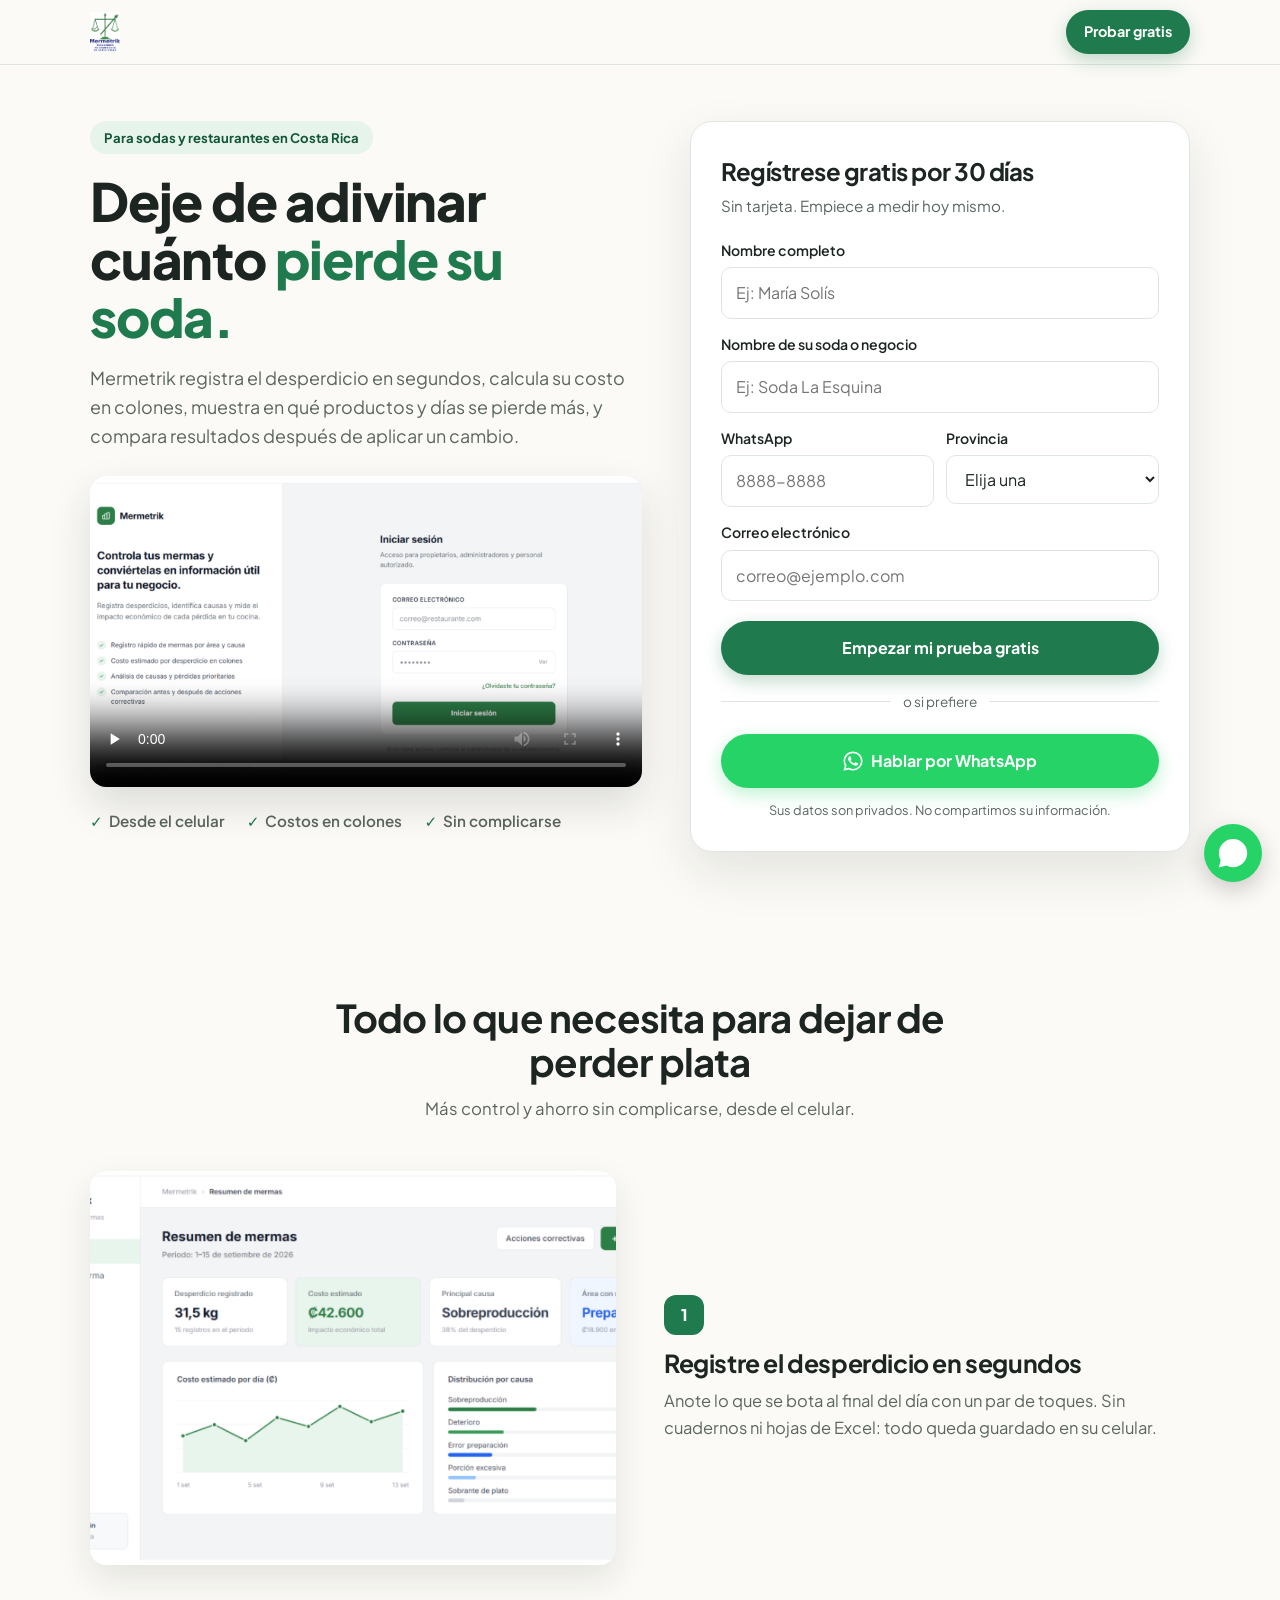
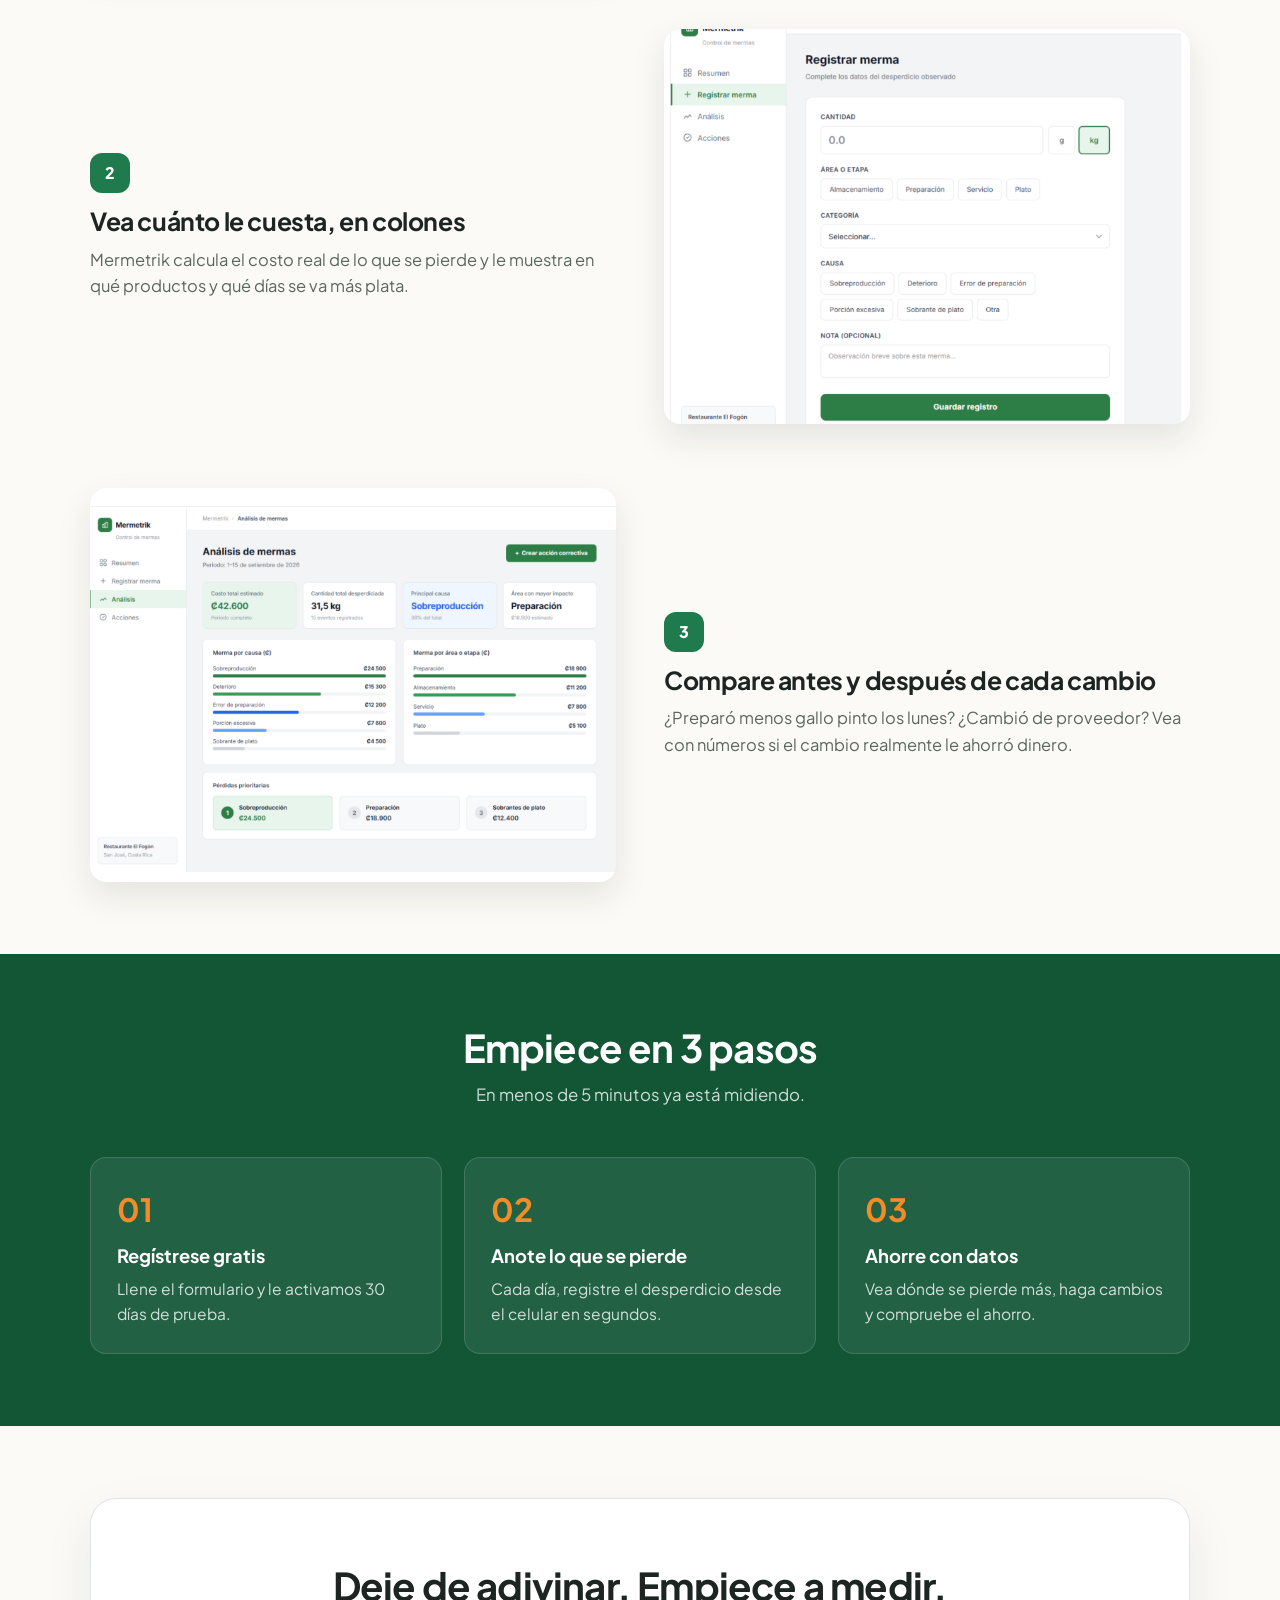
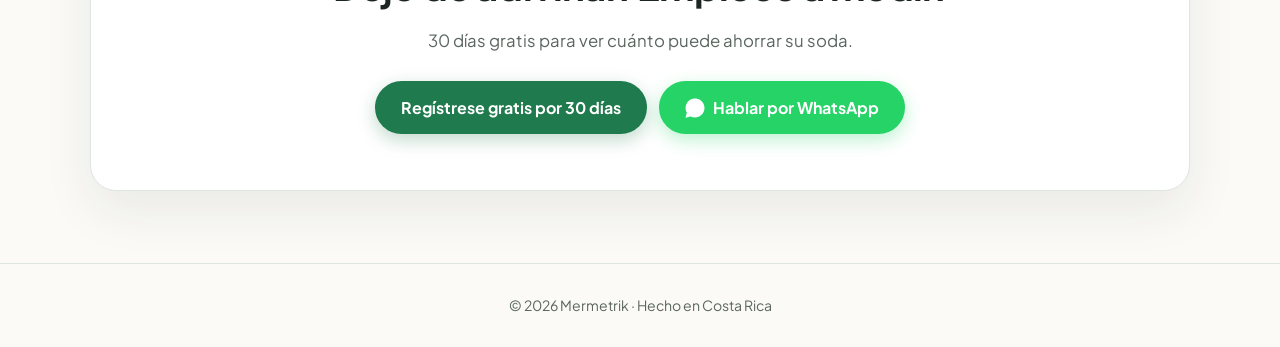
<file: index.html>
<!DOCTYPE html>
<html lang="es">
<head>
<meta charset="UTF-8">
<meta name="viewport" content="width=device-width, initial-scale=1.0">
<title>Mermetrik | Prueba gratuita de 30 días</title>
<meta name="description" content="Mermetrik registra el desperdicio de su soda en segundos, calcula su costo en colones y le muestra dónde se pierde más. Pruébelo gratis por 30 días.">
<link href="https://fonts.googleapis.com/css2?family=Plus+Jakarta+Sans:wght@400;500;600;700;800&display=swap" rel="stylesheet">
<style>
  :root{
    --verde:#1f7a4d;
    --verde-osc:#135636;
    --verde-claro:#e7f4ec;
    --naranja:#f28c28;
    --tinta:#1c2521;
    --gris:#5b6660;
    --borde:#dfe6e1;
    --fondo:#fbfaf6;
    --blanco:#ffffff;
    --wa:#25d366;
    --radio:16px;
  }
  *{box-sizing:border-box;margin:0;padding:0}
  html{scroll-behavior:smooth}
  body{font-family:'Plus Jakarta Sans',system-ui,sans-serif;color:var(--tinta);background:var(--fondo);line-height:1.6}
  img{max-width:100%;display:block}
  a{color:inherit}
  .contenedor{width:100%;max-width:1140px;margin:0 auto;padding:0 20px}

  /* Barra superior */
  header{position:sticky;top:0;z-index:10;background:rgba(251,250,246,.92);backdrop-filter:blur(8px);border-bottom:1px solid var(--borde)}
  .nav{display:flex;align-items:center;justify-content:space-between;height:64px}
  .logo{display:flex;align-items:center;font-weight:800;font-size:1.35rem;letter-spacing:-.5px;text-decoration:none}
  .logo img{height:40px;width:auto;max-width:180px;object-fit:contain}
  .logo-texto span{color:var(--verde)}
  .nav .btn{padding:10px 18px;font-size:.9rem}

  /* Botones */
  .btn{display:inline-flex;align-items:center;justify-content:center;gap:8px;border:none;border-radius:999px;padding:14px 26px;font:inherit;font-weight:700;cursor:pointer;text-decoration:none;transition:transform .15s,box-shadow .15s,background .15s}
  .btn:hover{transform:translateY(-2px)}
  .btn-primario{background:var(--verde);color:#fff;box-shadow:0 6px 18px rgba(31,122,77,.28)}
  .btn-primario:hover{background:var(--verde-osc)}
  .btn-wa{background:var(--wa);color:#fff;box-shadow:0 6px 18px rgba(37,211,102,.3)}
  .btn-wa svg{width:20px;height:20px;fill:currentColor}

  /* Hero */
  .hero{padding:56px 0 72px}
  .hero-grid{display:grid;grid-template-columns:1.05fr .95fr;gap:48px;align-items:start}
  .etiqueta{display:inline-block;background:var(--verde-claro);color:var(--verde-osc);font-weight:700;font-size:.82rem;padding:6px 14px;border-radius:999px;margin-bottom:18px}
  h1{font-size:clamp(2rem,4.6vw,3.3rem);line-height:1.1;letter-spacing:-1.2px;font-weight:800;margin-bottom:18px}
  h1 em{font-style:normal;color:var(--verde)}
  .hero p.lead{font-size:1.12rem;color:var(--gris);margin-bottom:26px;max-width:560px}
  .video{position:relative;border-radius:var(--radio);overflow:hidden;background:#dfe6e1;aspect-ratio:16/9;box-shadow:0 18px 40px rgba(28,37,33,.14)}
  .video video{width:100%;height:100%;object-fit:cover;display:block}
  .beneficios-mini{display:flex;flex-wrap:wrap;gap:10px 22px;margin-top:22px;color:var(--gris);font-weight:600;font-size:.95rem}
  .beneficios-mini span::before{content:"✓";color:var(--verde);font-weight:800;margin-right:6px}

  /* Formulario */
  .tarjeta-form{background:var(--blanco);border:1px solid var(--borde);border-radius:22px;padding:30px;box-shadow:0 20px 50px rgba(28,37,33,.1);position:sticky;top:88px}
  .tarjeta-form h2{font-size:1.5rem;letter-spacing:-.5px;margin-bottom:4px}
  .tarjeta-form .sub{color:var(--gris);font-size:.95rem;margin-bottom:20px}
  .campo{margin-bottom:14px}
  .campo label{display:block;font-weight:600;font-size:.88rem;margin-bottom:6px}
  .campo input,.campo select{width:100%;padding:12px 14px;border:1.5px solid var(--borde);border-radius:10px;font:inherit;font-size:1rem;background:#fff;color:var(--tinta);transition:border-color .15s}
  .campo input:focus,.campo select:focus{outline:none;border-color:var(--verde)}
  .fila{display:grid;grid-template-columns:1fr 1fr;gap:12px}
  .tarjeta-form .btn{width:100%;margin-top:6px}
  .separador{display:flex;align-items:center;gap:12px;color:var(--gris);font-size:.85rem;margin:16px 0}
  .separador::before,.separador::after{content:"";flex:1;height:1px;background:var(--borde)}
  .nota{font-size:.8rem;color:var(--gris);text-align:center;margin-top:12px}
  .gracias{display:none;text-align:center;padding:20px 0}
  .gracias .icono{width:60px;height:60px;border-radius:50%;background:var(--verde-claro);color:var(--verde);font-size:1.8rem;display:flex;align-items:center;justify-content:center;margin:0 auto 14px;font-weight:800}
  .gracias h3{font-size:1.3rem;margin-bottom:6px}
  .gracias p{color:var(--gris)}

  /* Secciones */
  section{padding:72px 0}
  .titulo-seccion{text-align:center;max-width:680px;margin:0 auto 48px}
  .titulo-seccion h2{font-size:clamp(1.7rem,3.4vw,2.4rem);letter-spacing:-.8px;line-height:1.15;margin-bottom:12px}
  .titulo-seccion p{color:var(--gris);font-size:1.05rem}

  .funcion{display:grid;grid-template-columns:1fr 1fr;gap:48px;align-items:center;margin-bottom:64px}
  .funcion:last-child{margin-bottom:0}
  .funcion.invertida .funcion-img{order:2}
  .funcion-img{border-radius:var(--radio);overflow:hidden;background:#e4ebe6;aspect-ratio:4/3;box-shadow:0 14px 34px rgba(28,37,33,.1)}
  .funcion-img img{width:100%;height:100%;object-fit:cover}
  .numero{display:inline-flex;align-items:center;justify-content:center;width:40px;height:40px;border-radius:12px;background:var(--verde);color:#fff;font-weight:800;margin-bottom:14px}
  .funcion h3{font-size:1.55rem;letter-spacing:-.4px;line-height:1.2;margin-bottom:10px}
  .funcion p{color:var(--gris);font-size:1.03rem}

  .banda{background:var(--verde-osc);color:#fff}
  .pasos{display:grid;grid-template-columns:repeat(3,1fr);gap:22px}
  .paso{background:rgba(255,255,255,.07);border:1px solid rgba(255,255,255,.14);border-radius:var(--radio);padding:26px}
  .paso b{display:block;font-size:2rem;color:var(--naranja);margin-bottom:6px}
  .paso h4{font-size:1.15rem;margin-bottom:6px}
  .paso p{color:rgba(255,255,255,.8);font-size:.97rem}
  .banda .titulo-seccion p{color:rgba(255,255,255,.8)}

  .cta-final{text-align:center}
  .cta-final .caja{background:var(--blanco);border:1px solid var(--borde);border-radius:26px;padding:56px 24px;box-shadow:0 20px 50px rgba(28,37,33,.08)}
  .cta-final h2{font-size:clamp(1.7rem,3.4vw,2.4rem);letter-spacing:-.8px;margin-bottom:12px}
  .cta-final p{color:var(--gris);margin-bottom:26px;font-size:1.05rem}
  .botones{display:flex;flex-wrap:wrap;gap:12px;justify-content:center}

  footer{padding:30px 0;border-top:1px solid var(--borde);color:var(--gris);font-size:.88rem;text-align:center}

  /* WhatsApp flotante */
  .wa-flotante{position:fixed;right:18px;bottom:18px;width:58px;height:58px;border-radius:50%;background:var(--wa);display:flex;align-items:center;justify-content:center;box-shadow:0 8px 24px rgba(0,0,0,.2);z-index:20;transition:transform .15s}
  .wa-flotante:hover{transform:scale(1.07)}
  .wa-flotante svg{width:30px;height:30px;fill:#fff}

  @media (max-width:900px){
    .hero-grid,.funcion{grid-template-columns:1fr;gap:28px}
    .funcion.invertida .funcion-img{order:0}
    .tarjeta-form{position:static}
    .pasos{grid-template-columns:1fr}
    section{padding:56px 0}
  }
  @media (max-width:480px){
    .fila{grid-template-columns:1fr;gap:0}
    .tarjeta-form{padding:22px}
    .nav .btn{display:none}
  }
</style>
</head>
<body>

<header>
  <div class="contenedor nav">
    <a href="#" class="logo">
      <!-- LOGO: ponga su archivo logo.png en la misma carpeta -->
      <img src="logo.png" alt="Mermetrik" onerror="this.style.display='none';this.nextElementSibling.style.display='inline'">
      <span class="logo-texto" style="display:none">Mer<span>metrik</span></span>
    </a>
    <a href="#registro" class="btn btn-primario">Probar gratis</a>
  </div>
</header>

<!-- HERO -->
<main>
<div class="hero">
  <div class="contenedor hero-grid">
    <div>
      <span class="etiqueta">Para sodas y restaurantes en Costa Rica</span>
      <h1>Deje de adivinar cuánto <em>pierde su soda.</em></h1>
      <p class="lead">Mermetrik registra el desperdicio en segundos, calcula su costo en colones, muestra en qué productos y días se pierde más, y compara resultados después de aplicar un cambio.</p>

      <!-- VIDEO CORTO: cambie video.mp4 por su video. 1.png se muestra como portada -->
      <div class="video">
        <video controls playsinline preload="none" poster="1.png">
          <source src="video.mp4" type="video/mp4">
          Su navegador no puede reproducir este video.
        </video>
      </div>

      <div class="beneficios-mini">
        <span>Desde el celular</span>
        <span>Costos en colones</span>
        <span>Sin complicarse</span>
      </div>
    </div>

    <!-- FORMULARIO -->
    <div class="tarjeta-form" id="registro">
      <div id="formulario-contenido">
        <h2>Regístrese gratis por 30 días</h2>
        <p class="sub">Sin tarjeta. Empiece a medir hoy mismo.</p>
        <form id="form-registro">
          <div class="campo">
            <label for="nombre">Nombre completo</label>
            <input type="text" id="nombre" name="nombre" placeholder="Ej: María Solís" required>
          </div>
          <div class="campo">
            <label for="negocio">Nombre de su soda o negocio</label>
            <input type="text" id="negocio" name="negocio" placeholder="Ej: Soda La Esquina" required>
          </div>
          <div class="fila">
            <div class="campo">
              <label for="telefono">WhatsApp</label>
              <input type="tel" id="telefono" name="telefono" placeholder="8888-8888" pattern="[0-9\-\s\+]{8,}" required>
            </div>
            <div class="campo">
              <label for="provincia">Provincia</label>
              <select id="provincia" name="provincia" required>
                <option value="" disabled selected>Elija una</option>
                <option>San José</option>
                <option>Alajuela</option>
                <option>Cartago</option>
                <option>Heredia</option>
                <option>Guanacaste</option>
                <option>Puntarenas</option>
                <option>Limón</option>
              </select>
            </div>
          </div>
          <div class="campo">
            <label for="correo">Correo electrónico</label>
            <input type="email" id="correo" name="correo" placeholder="correo@ejemplo.com" required>
          </div>
          <button type="submit" class="btn btn-primario">Empezar mi prueba gratis</button>
        </form>

        <div class="separador">o si prefiere</div>

        <a class="btn btn-wa" style="width:100%" href="https://wa.me/50600000000?text=Hola%2C%20quiero%20saber%20m%C3%A1s%20sobre%20Mermetrik" target="_blank" rel="noopener">
          <svg viewBox="0 0 24 24" aria-hidden="true"><path d="M17.47 14.38c-.3-.15-1.75-.86-2.02-.96-.27-.1-.47-.15-.67.15-.2.3-.77.96-.94 1.16-.17.2-.35.22-.64.07-.3-.15-1.25-.46-2.38-1.47-.88-.79-1.47-1.76-1.64-2.05-.17-.3-.02-.46.13-.61.13-.13.3-.35.45-.52.15-.17.2-.3.3-.5.1-.2.05-.37-.02-.52-.08-.15-.67-1.61-.92-2.2-.24-.58-.49-.5-.67-.51h-.57c-.2 0-.52.07-.79.37-.27.3-1.04 1.02-1.04 2.48s1.07 2.88 1.21 3.08c.15.2 2.1 3.2 5.08 4.49.71.31 1.26.49 1.69.63.71.22 1.36.19 1.87.12.57-.09 1.75-.72 2-1.41.25-.69.25-1.29.17-1.41-.07-.12-.27-.2-.57-.35M12.04 21.5h-.01a9.4 9.4 0 0 1-4.8-1.31l-.34-.2-3.57.93.95-3.48-.22-.36a9.4 9.4 0 0 1-1.44-5.02c0-5.2 4.24-9.44 9.45-9.44a9.4 9.4 0 0 1 6.68 2.77 9.38 9.38 0 0 1 2.76 6.68c0 5.21-4.24 9.44-9.44 9.44m8.04-17.48A11.3 11.3 0 0 0 12.04.7C5.77.7.67 5.8.67 12.06c0 2 .52 3.96 1.52 5.68L.57 23.64l6.03-1.58a11.35 11.35 0 0 0 5.43 1.38h.01c6.26 0 11.36-5.1 11.36-11.36 0-3.04-1.18-5.89-3.32-8.04"/></svg>
          Hablar por WhatsApp
        </a>
        <p class="nota">Sus datos son privados. No compartimos su información.</p>
      </div>

      <div class="gracias" id="gracias">
        <div class="icono">✓</div>
        <h3>¡Listo, ya está registrado!</h3>
        <p>Le escribiremos por WhatsApp muy pronto para activar sus 30 días gratis.</p>
      </div>
    </div>
  </div>
</div>

<!-- FUNCIONES -->
<section>
  <div class="contenedor">
    <div class="titulo-seccion">
      <h2>Todo lo que necesita para dejar de perder plata</h2>
      <p>Más control y ahorro sin complicarse, desde el celular.</p>
    </div>

    <div class="funcion">
      <div class="funcion-img"><img src="2.png" alt="Registro rápido del desperdicio desde el celular"></div>
      <div>
        <span class="numero">1</span>
        <h3>Registre el desperdicio en segundos</h3>
        <p>Anote lo que se bota al final del día con un par de toques. Sin cuadernos ni hojas de Excel: todo queda guardado en su celular.</p>
      </div>
    </div>

    <div class="funcion invertida">
      <div class="funcion-img"><img src="3.png" alt="Costo del desperdicio en colones por producto y día"></div>
      <div>
        <span class="numero">2</span>
        <h3>Vea cuánto le cuesta, en colones</h3>
        <p>Mermetrik calcula el costo real de lo que se pierde y le muestra en qué productos y qué días se va más plata.</p>
      </div>
    </div>

    <div class="funcion">
      <div class="funcion-img"><img src="4.png" alt="Comparación de resultados antes y después de un cambio"></div>
      <div>
        <span class="numero">3</span>
        <h3>Compare antes y después de cada cambio</h3>
        <p>¿Preparó menos gallo pinto los lunes? ¿Cambió de proveedor? Vea con números si el cambio realmente le ahorró dinero.</p>
      </div>
    </div>
  </div>
</section>

<!-- CÓMO FUNCIONA -->
<section class="banda">
  <div class="contenedor">
    <div class="titulo-seccion">
      <h2>Empiece en 3 pasos</h2>
      <p>En menos de 5 minutos ya está midiendo.</p>
    </div>
    <div class="pasos">
      <div class="paso"><b>01</b><h4>Regístrese gratis</h4><p>Llene el formulario y le activamos 30 días de prueba.</p></div>
      <div class="paso"><b>02</b><h4>Anote lo que se pierde</h4><p>Cada día, registre el desperdicio desde el celular en segundos.</p></div>
      <div class="paso"><b>03</b><h4>Ahorre con datos</h4><p>Vea dónde se pierde más, haga cambios y compruebe el ahorro.</p></div>
    </div>
  </div>
</section>

<!-- CTA FINAL -->
<section class="cta-final">
  <div class="contenedor">
    <div class="caja">
      <h2>Deje de adivinar. Empiece a medir.</h2>
      <p>30 días gratis para ver cuánto puede ahorrar su soda.</p>
      <div class="botones">
        <a href="#registro" class="btn btn-primario">Regístrese gratis por 30 días</a>
        <a class="btn btn-wa" href="https://wa.me/50600000000?text=Hola%2C%20quiero%20saber%20m%C3%A1s%20sobre%20Mermetrik" target="_blank" rel="noopener">
          <svg viewBox="0 0 24 24" aria-hidden="true"><path d="M12.04.7C5.77.7.67 5.8.67 12.06c0 2 .52 3.96 1.52 5.68L.57 23.64l6.03-1.58a11.35 11.35 0 0 0 5.43 1.38h.01c6.26 0 11.36-5.1 11.36-11.36S18.3.7 12.04.7m5.43 13.68c-.3-.15-1.75-.86-2.02-.96-.27-.1-.47-.15-.67.15-.2.3-.77.96-.94 1.16-.17.2-.35.22-.64.07-.3-.15-1.25-.46-2.38-1.47-.88-.79-1.47-1.76-1.64-2.05-.17-.3-.02-.46.13-.61.13-.13.3-.35.45-.52.15-.17.2-.3.3-.5.1-.2.05-.37-.02-.52-.08-.15-.67-1.61-.92-2.2-.24-.58-.49-.5-.67-.51h-.57c-.2 0-.52.07-.79.37-.27.3-1.04 1.02-1.04 2.48s1.07 2.88 1.21 3.08c.15.2 2.1 3.2 5.08 4.49 2.98 1.29 2.98.86 3.52.81.54-.05 1.75-.72 2-1.41.25-.69.25-1.29.17-1.41-.07-.12-.27-.2-.57-.35"/></svg>
          Hablar por WhatsApp
        </a>
      </div>
    </div>
  </div>
</section>
</main>

<footer>
  <div class="contenedor">© 2026 Mermetrik · Hecho en Costa Rica</div>
</footer>

<a class="wa-flotante" href="https://wa.me/50600000000?text=Hola%2C%20quiero%20saber%20m%C3%A1s%20sobre%20Mermetrik" target="_blank" rel="noopener" aria-label="Hablar por WhatsApp">
  <svg viewBox="0 0 24 24" aria-hidden="true"><path d="M12.04.7C5.77.7.67 5.8.67 12.06c0 2 .52 3.96 1.52 5.68L.57 23.64l6.03-1.58a11.35 11.35 0 0 0 5.43 1.38h.01c6.26 0 11.36-5.1 11.36-11.36S18.3.7 12.04.7m5.43 13.68c-.3-.15-1.75-.86-2.02-.96-.27-.1-.47-.15-.67.15-.2.3-.77.96-.94 1.16-.17.2-.35.22-.64.07-.3-.15-1.25-.46-2.38-1.47-.88-.79-1.47-1.76-1.64-2.05-.17-.3-.02-.46.13-.61.13-.13.3-.35.45-.52.15-.17.2-.3.3-.5.1-.2.05-.37-.02-.52-.08-.15-.67-1.61-.92-2.2-.24-.58-.49-.5-.67-.51h-.57c-.2 0-.52.07-.79.37-.27.3-1.04 1.02-1.04 2.48s1.07 2.88 1.21 3.08c.15.2 2.1 3.2 5.08 4.49 2.98 1.29 2.98.86 3.52.81.54-.05 1.75-.72 2-1.41.25-.69.25-1.29.17-1.41-.07-.12-.27-.2-.57-.35"/></svg>
</a>

<script>
  // El formulario aún no envía datos a ningún lado.
  // Conéctelo a su servicio (Formspree, Google Forms, su backend, etc.) aquí.
  document.getElementById('form-registro').addEventListener('submit', function(e){
    e.preventDefault();
    document.getElementById('formulario-contenido').style.display = 'none';
    document.getElementById('gracias').style.display = 'block';
  });
</script>
</body>
</html>
</file>
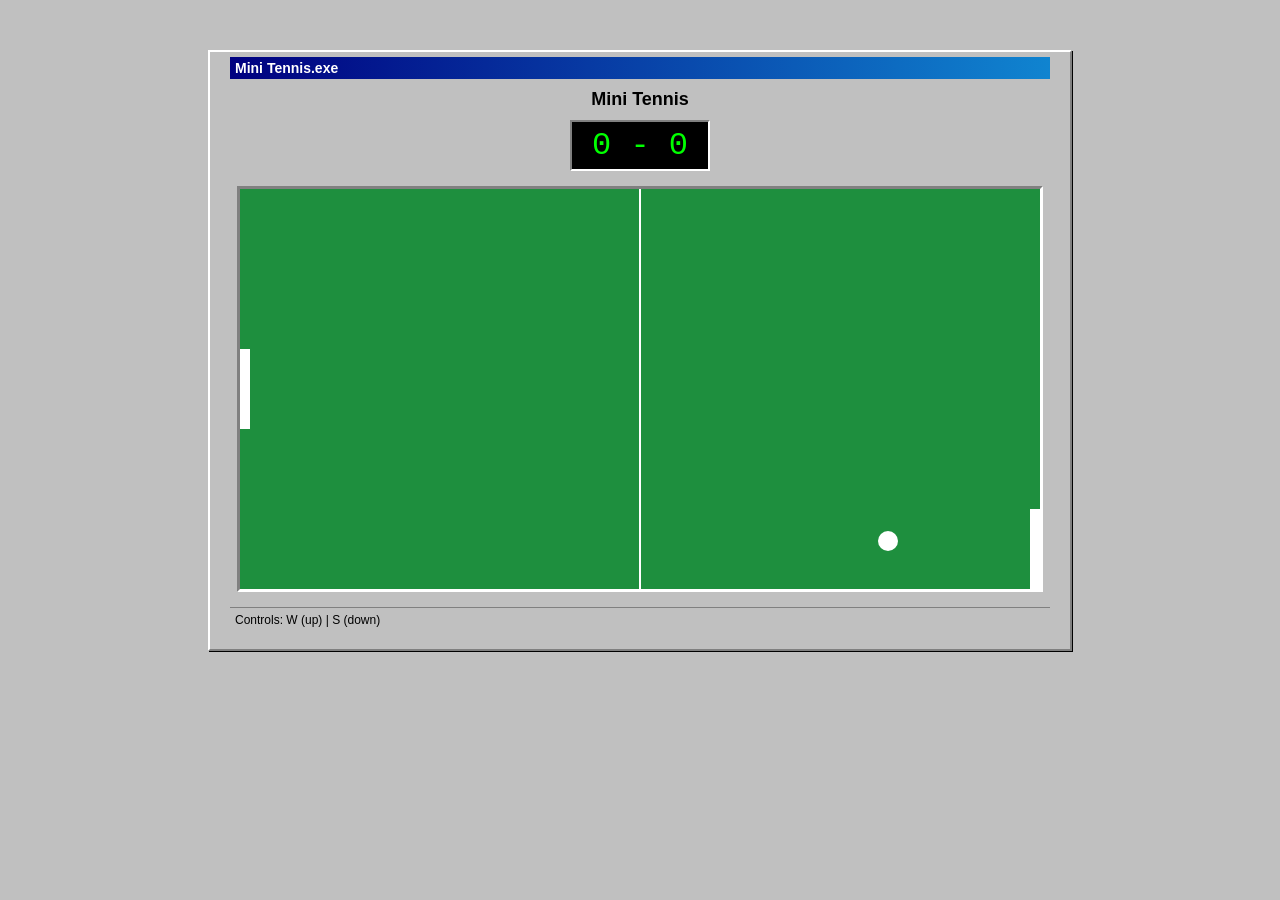
<file: ball.html>
<!DOCTYPE html>
<html lang="en">
<head>
    <meta charset="UTF-8">
    <title>Tennis Game</title>
    <link rel="stylesheet" href="ball.css">
        <!-- Google tag (gtag.js) -->
<script async src="https://www.googletagmanager.com/gtag/js?id=G-HGQNV368GW"></script>
<script>
  window.dataLayer = window.dataLayer || [];
  function gtag(){dataLayer.push(arguments);}
  gtag('js', new Date());

  gtag('config', 'G-HGQNV368GW');
</script>
</head>

<body>

    <h1>Mini Tennis</h1>
    <div class="scoreboard">
        <span id="playerScore">0</span> - 
        <span id="aiScore">0</span>
    </div>

    <canvas id="gameCanvas" width="800" height="400"></canvas>

    <p>Controls: W (up) | S (down)</p>

    <script src="ball.js"></script>
</body>

</html>
</file>
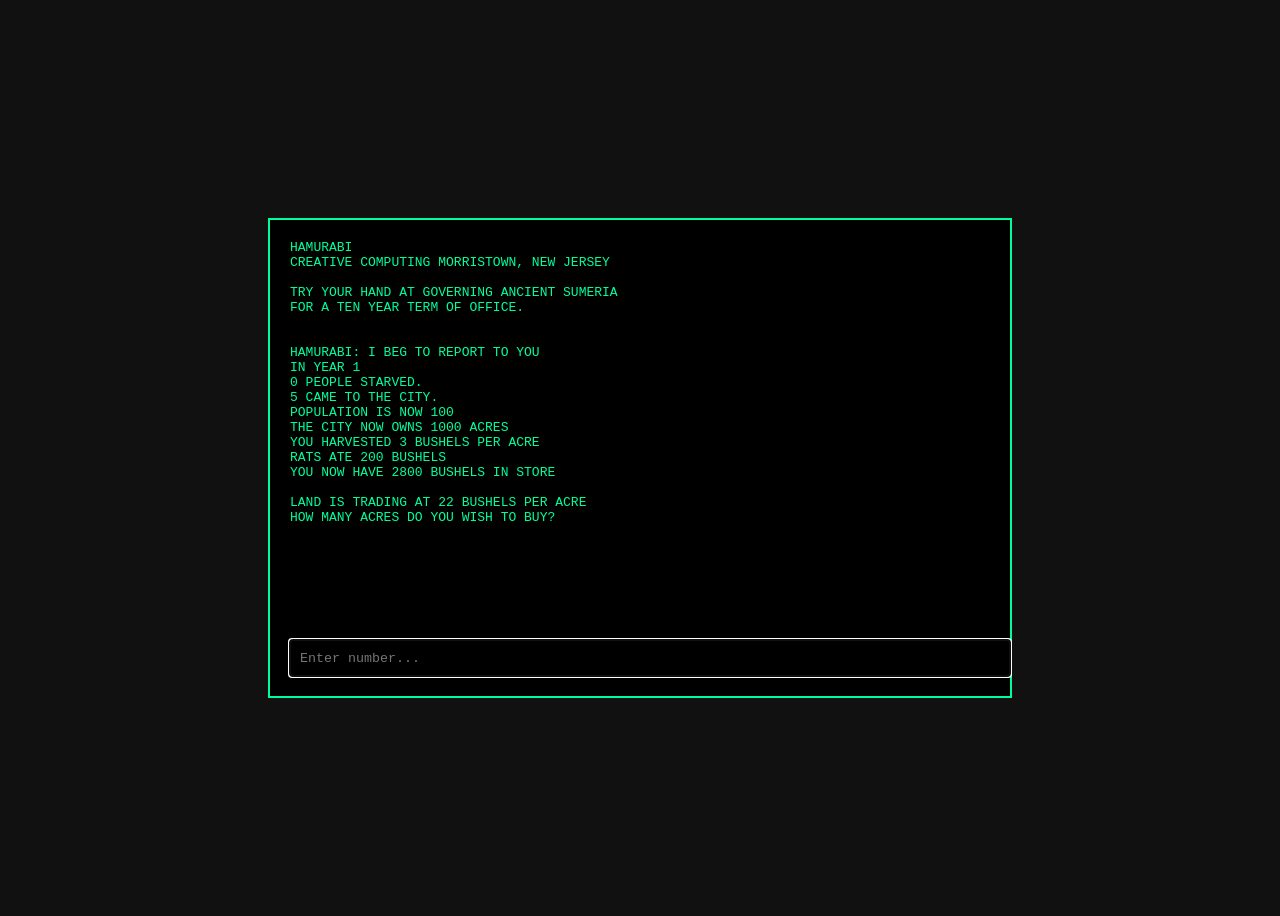
<file: medieval.html>
<!DOCTYPE html>
<html lang="en">
<head>
	<meta charset="UTF-8">
	<title>Hamurabi</title>
	<link rel="stylesheet" href="medieval.css">
	<script async src="https://www.googletagmanager.com/gtag/js?id=G-HGQNV368GW"></script>
<script>
  window.dataLayer = window.dataLayer || [];
  function gtag(){dataLayer.push(arguments);}
  gtag('js', new Date());

  gtag('config', 'G-HGQNV368GW');
</script>
</head>
	<!-- Google tag (gtag.js) -->

<body>
	<div id="game">
	<div id="output"></div>
	<input id="input" placeholder="Enter number..." autofocus>
	</div>
    <script src="ui.js"></script>
</body>

</html>
</file>
<file: ball.css>
/* Windows 95 Desktop and Font */
body {
    background-color: #008080; /* Classic Teal */
    color: #000;
    font-family: "MS Sans Serif", Arial, sans-serif;
    display: flex;
    flex-direction: column;
    align-items: center;
    padding: 5px 20px;
    margin: 0;
}

/* Main Application Window */
body::before {
    content: "Mini Tennis.exe";
    display: block;    width: 820px;
    background: linear-gradient(90deg, #000080, #1084d0);
    color: white;
    font-weight: bold;
    font-size: 14px;
    padding: 3px 5px;    box-sizing: border-box;
    text-align: left;
}

/* Window Body */
body {
    background-color: #c0c0c0;
    border: 2px solid;    border-color: #ffffff #808080 #808080 #ffffff;    box-shadow: 1px 1px 0 0 #000;
    width: fit-content;
    margin: 50px auto;
}

/* Header Text */
h1 {
    font-size: 18px;
    margin: 10px 0;
    color: #000;
}

/* Scoreboard - Inset Sunken Look */
.scoreboard {
    background-color: #000;
    color: #00ff00; /* Retro Digital Green */
    font-family: 'Courier New', monospace;
    font-size: 32px;
    padding: 5px 20px;
    margin-bottom: 15px;
    border: 2px solid;
    border-color: #808080 #ffffff #ffffff #808080; /* Inset bevel */
    display: inline-block;
}

/* Game Canvas - Sunken Border */
canvas {
    background-color: #1e8f3e;
    border: 3px solid;    border-color: #808080 #ffffff #ffffff #808080; /* Inset bevel */
    display: block;
    max-width: 100%;
    height: auto;
}

/* Controls Hint */
p {
    background: #c0c0c0;
    padding: 5px;
    font-size: 12px;
    border-top: 1px solid #808080;
    width: 100%;
    margin-top: 15px;
    box-sizing: border-box;
}

/* Responsive Scaling */
@media (max-width: 850px) {
    body::before, body {
        width: 95%;
    }
    canvas {
        width: 100%;
        height: auto;
    }}
</file>
<file: medieval.css>
body{
    background:#111;
    color:#00ff9c;
    font-family:monospace;
    display:flex;
    justify-content:center;
    align-items:center;
    height:100vh;
}

#game{
    width:700px;
    background:#000;
    border:2px solid #00ff9c;
    padding:20px;
}

#output{
    height:400px;
    overflow-y:auto;
    white-space:pre-wrap;
}

#input{
    width:100%;
    background:black;
    color:#00ff9c;
    border:none;
    border-top:1px solid #00ff9c;
    padding:10px;
    font-family:monospace;
}
</file>
